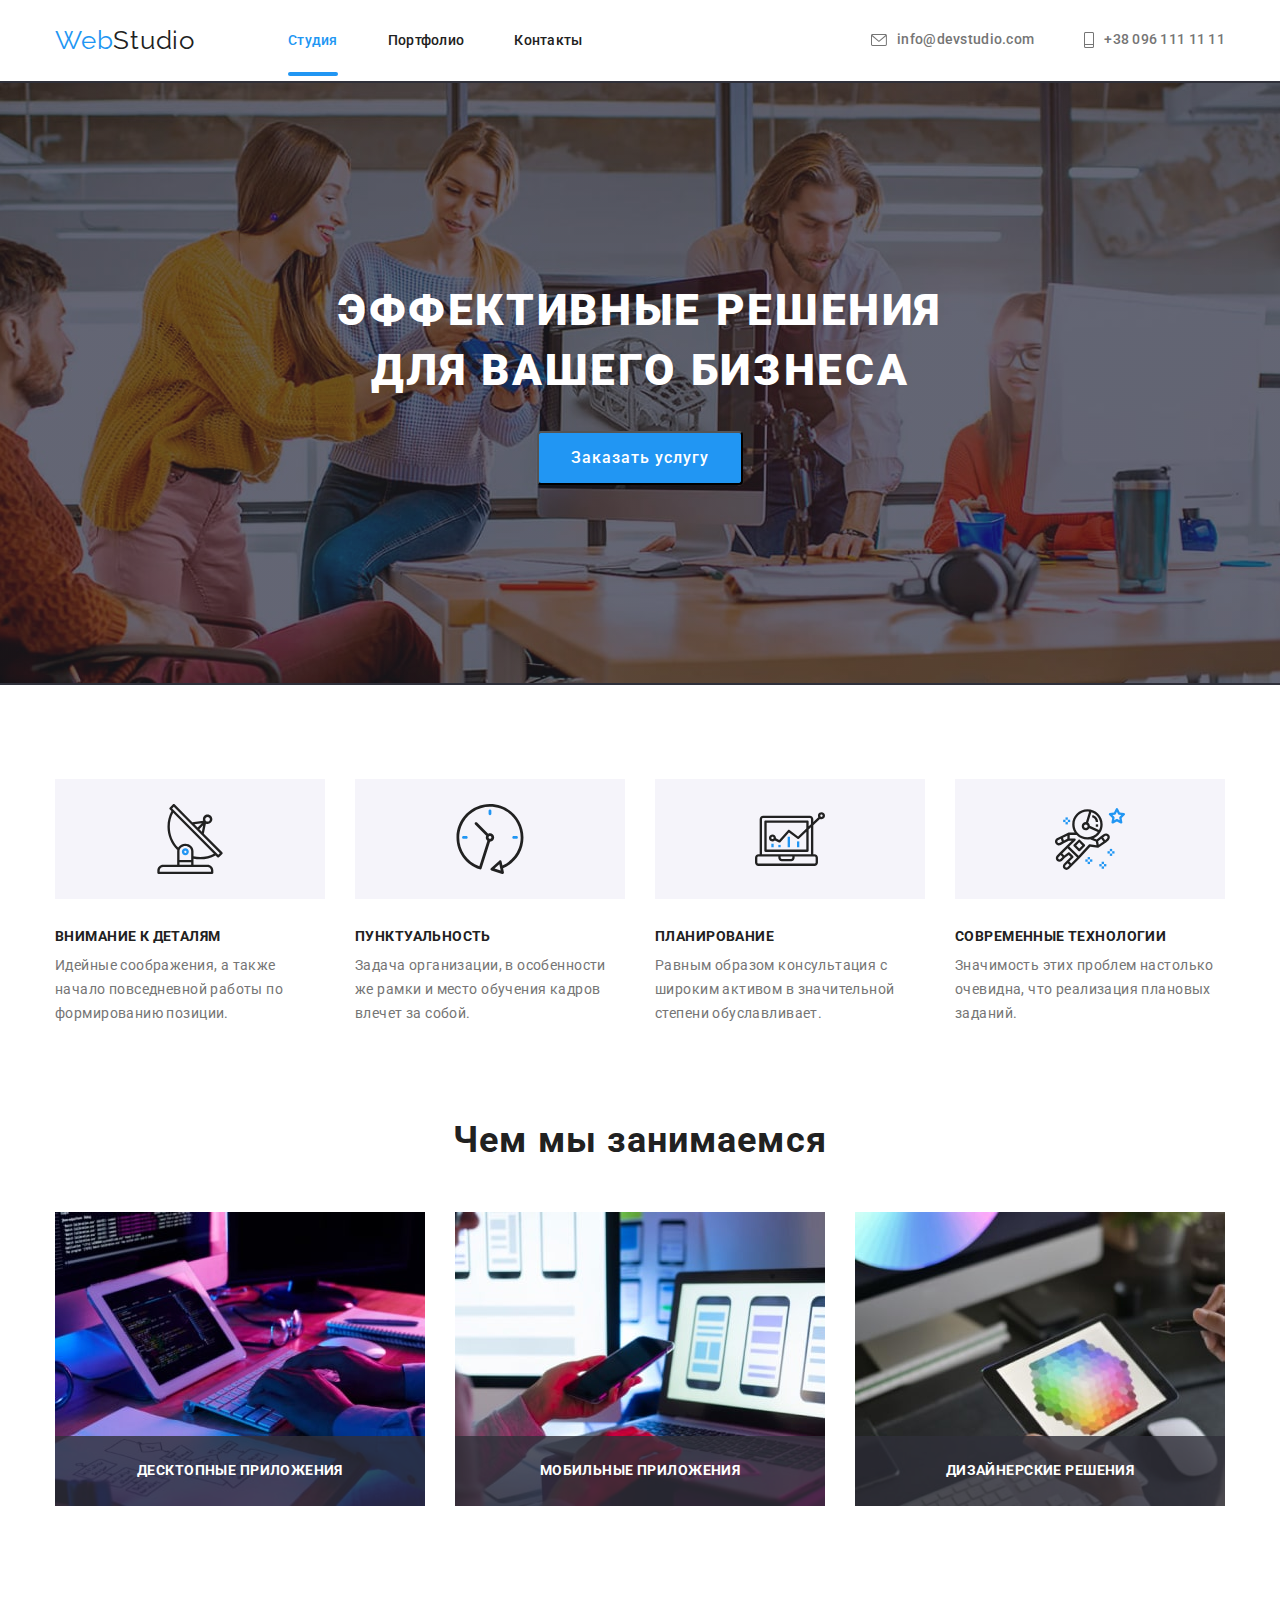
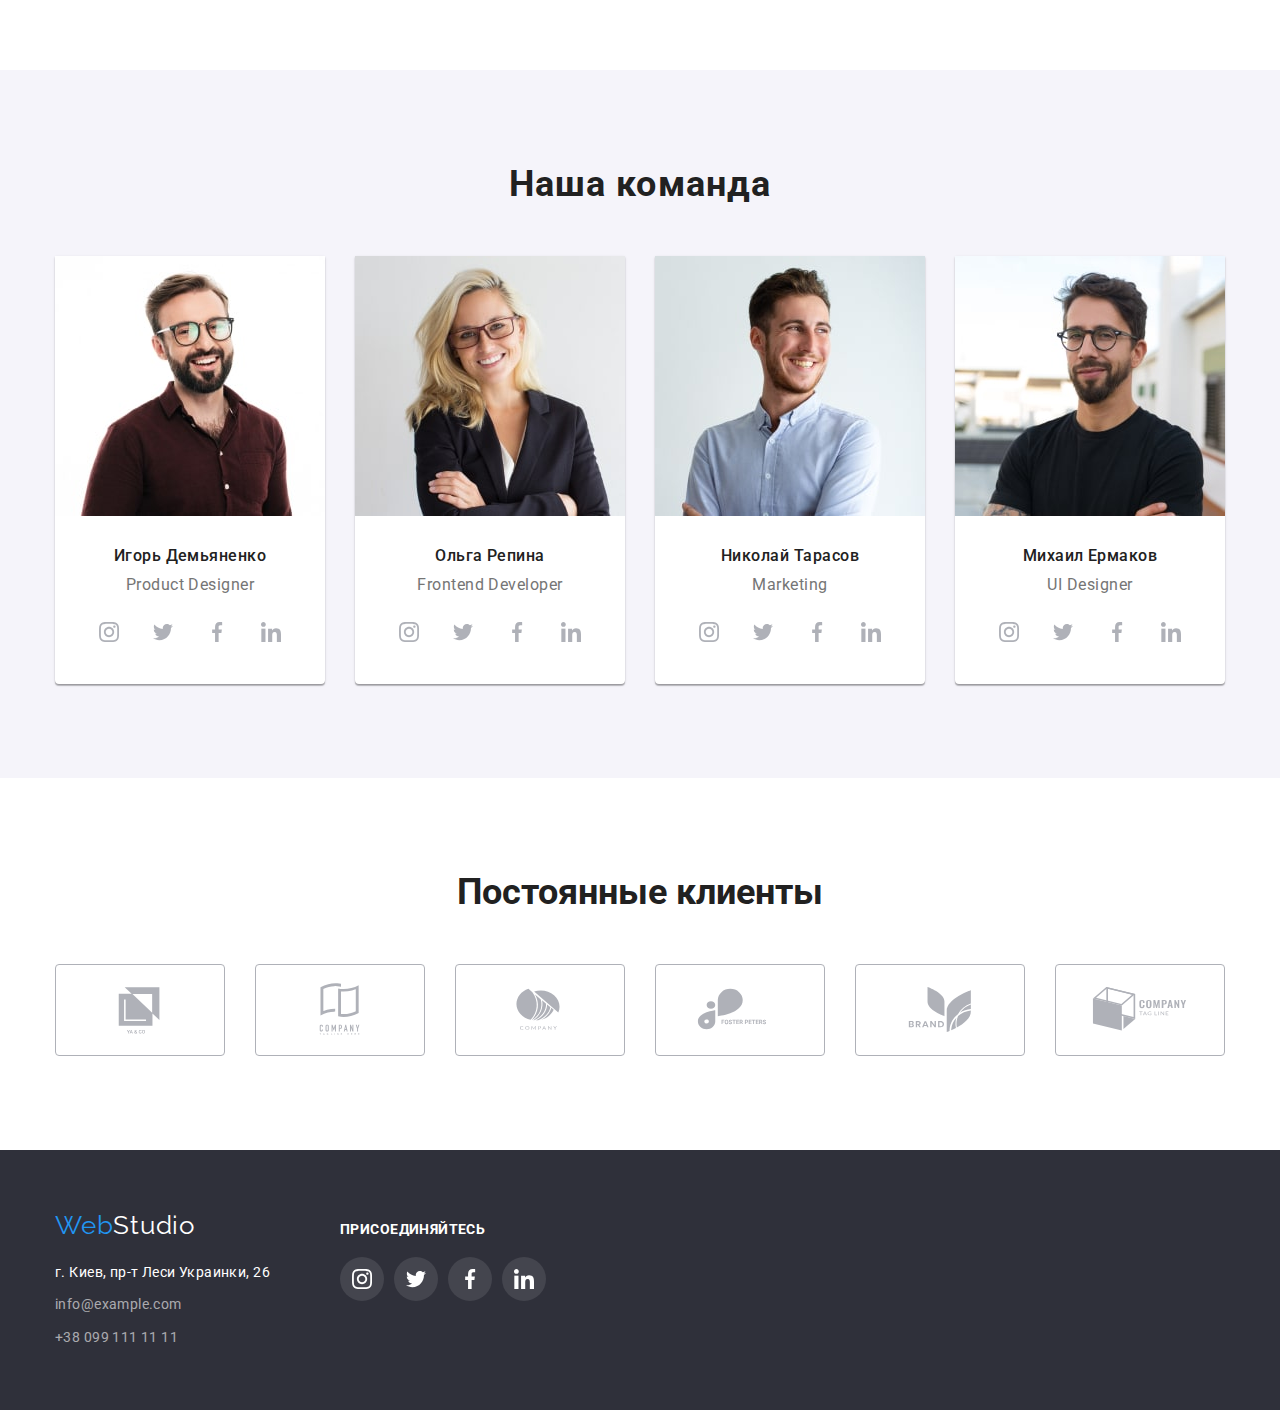
<file: index.html>
<!DOCTYPE html>
<html lang="ru">
  <head>
    <meta charset="UTF-8" />
    <meta http-equiv="X-UA-Compatible" content="IE=edge" />
    <meta name="viewport" content="width=device-width, initial-scale=1.0" />
    <title>Студия</title>
    <link rel="preconnect" href="https://fonts.googleapis.com" />
    <link rel="preconnect" href="https://fonts.gstatic.com" crossorigin />
    <link
      href="https://fonts.googleapis.com/css2?family=Raleway:wght@700&family=Roboto:wght@400;500;700;900&display=swap"
      rel="stylesheet"
    />
    <link
      rel="stylesheet"
      href="https://cdnjs.cloudflare.com/ajax/libs/modern-normalize/1.1.0/modern-normalize.min.css"
    />
    <link rel="stylesheet" href="./css/styles.css" />
  </head>
  <body>
    <header class="header">
      <div class="navigation container">
        <nav class="navigation">
          <a href="" class="logo">Web<span class="logo-studio">Studio</span></a>
          <ul class="header-list list">
            <li class="header-item">
              <a href="" class="header-link current-header">Студия</a>
            </li>
            <li class="header-item">
              <a href="./portfolio.html" class="header-link">Портфолио</a>
            </li>
            <li class="header-item">
              <a href="" class="header-link">Контакты</a>
            </li>
          </ul>
        </nav>
        <ul class="header-info list">
          <li class="header-item">
            <a href="mailto:info@devstudio.com" class="header-info-adres">
              <svg class="envelope" width="16" height="12">
                <use href="images/icons.svg#icon-envelope"></use>
              </svg>
              info@devstudio.com</a
            >
          </li>
          <li class="header-item">
            <a href="tel:+380961111111" class="header-info-adres">
              <svg class="envelope" width="10" height="16">
                <use href="images/icons.svg#icon-tel"></use>
              </svg>
              +38 096 111 11 11</a
            >
          </li>
        </ul>
      </div>
    </header>
    <main>
      <!----- ---------------HERO----------------------------->
      <section class="hero list">
        <div class="hero-container container">
          <h1 class="hero-title">Эффективные решения для вашего бизнеса</h1>
          <button
            type="button"
            class="hero-button hero-button-current"
            data-modal-open
          >
            Заказать услугу
          </button>
        </div>
      </section>
      <!----- --------------------------about-list-------------------->
      <section class="about list">
        <div class="container">
          <ul class="about-container list">
            <li class="about-container-title">
              <div class="about-icon">
                <svg class="about-icon-img">
                  <use
                    href="images/icons.svg#icon-antenna"
                    width="70"
                    height="70"
                  ></use>
                </svg>
              </div>
              <h3 class="about-title">Внимание к деталям</h3>
              <p class="about-after-title">
                Идейные соображения, а также начало повседневной работы по
                формированию позиции.
              </p>
            </li>
            <li class="about-container-title">
              <div class="about-icon">
                <svg class="about-icon-img">
                  <use
                    href="images/icons.svg#icon-clock"
                    width="70"
                    height="70"
                  ></use>
                </svg>
              </div>
              <h3 class="about-title">Пунктуальность</h3>
              <p class="about-after-title">
                Задача организации, в особенности же рамки и место обучения
                кадров влечет за собой.
              </p>
            </li>
            <li class="about-container-title">
              <div class="about-icon">
                <svg class="about-icon-img">
                  <use
                    href="images/icons.svg#icon-diagram"
                    width="70"
                    height="70"
                  ></use>
                </svg>
              </div>
              <h3 class="about-title">Планирование</h3>
              <p class="about-after-title">
                Равным образом консультация с широким активом в значительной
                степени обуславливает.
              </p>
            </li>
            <li class="about-container-title">
              <div class="about-icon">
                <svg class="about-icon-img">
                  <use
                    href="images/icons.svg#icon-astronaut"
                    width="70"
                    height="70"
                  ></use>
                </svg>
              </div>
              <h3 class="about-title">Современные технологии</h3>
              <p class="about-after-title">
                Значимость этих проблем настолько очевидна, что реализация
                плановых заданий.
              </p>
            </li>
          </ul>
        </div>
      </section>
      <section class="work">
        <div class="container">
          <h2 class="work-header">Чем мы занимаемся</h2>
          <ul class="work-container list">
            <li class="work-img">
              <img
                src="./images/abaut_work_1.jpg"
                alt="Человек пишет код программы"
                width="370"
              />
              <p class="work-title">Десктопные приложения</p>
            </li>
            <li class="work-img">
              <img
                src="./images/abaut_work_2.jpg"
                alt="Человек занимается оптимизацией программы"
                width="370"
              />
              <p class="work-title">Мобильные приложения</p>
            </li>
            <li class="work-img">
              <img
                src="./images/abaut_work_3.jpg"
                alt="Человек тестирует работу программы"
                width="370"
              />
              <p class="work-title">Дизайнерские решения</p>
            </li>
          </ul>
        </div>
      </section>
      <section class="team">
        <div class="container">
          <h2 class="team-header">Наша команда</h2>
          <ul class="team-container list">
            <li class="team-img">
              <img
                src="./images/our_team_1.jpg"
                alt="Игорь Демьяненко"
                width="270"
              />
              <div class="team-name-conteiner">
                <h3 class="team-name">Игорь Демьяненко</h3>
                <p class="team-position" lang="en">Product Designer</p>
                <ul class="team-social-list list">
                  <li class="team-social-item">
                    <a href="" class="team-social-link">
                      <svg class="team-social-icon" width="20" height="20">
                        <use href="images/icons.svg#icon-instagram"></use>
                      </svg>
                    </a>
                  </li>
                  <li class="team-social-item">
                    <a href="" class="team-social-link">
                      <svg class="team-social-icon" width="20" height="20">
                        <use href="images/icons.svg#icon-twitter"></use>
                      </svg>
                    </a>
                  </li>
                  <li class="team-social-item">
                    <a href="" class="team-social-link">
                      <svg class="team-social-icon" width="20" height="20">
                        <use href="images/icons.svg#icon-facebook"></use>
                      </svg>
                    </a>
                  </li>
                  <li class="team-social-item">
                    <a href="" class="team-social-link">
                      <svg class="team-social-icon" width="20" height="20">
                        <use href="images/icons.svg#icon-linkedin"></use>
                      </svg>
                    </a>
                  </li>
                </ul>
              </div>
            </li>
            <li class="team-img">
              <img
                src="./images/our_team_2.jpg"
                alt="Ольга Репина"
                width="270"
              />
              <div class="team-name-conteiner">
                <h3 class="team-name">Ольга Репина</h3>
                <p class="team-position" lang="en">Frontend Developer</p>
                <ul class="team-social-list list">
                  <li class="team-social-item">
                    <a href="" class="team-social-link">
                      <svg class="team-social-icon" width="20" height="20">
                        <use href="images/icons.svg#icon-instagram"></use>
                      </svg>
                    </a>
                  </li>
                  <li class="team-social-item">
                    <a href="" class="team-social-link">
                      <svg class="team-social-icon" width="20" height="20">
                        <use href="images/icons.svg#icon-twitter"></use>
                      </svg>
                    </a>
                  </li>
                  <li class="team-social-item">
                    <a href="" class="team-social-link">
                      <svg class="team-social-icon" width="20" height="20">
                        <use href="images/icons.svg#icon-facebook"></use>
                      </svg>
                    </a>
                  </li>
                  <li class="team-social-item">
                    <a href="" class="team-social-link">
                      <svg class="team-social-icon" width="20" height="20">
                        <use href="images/icons.svg#icon-linkedin"></use>
                      </svg>
                    </a>
                  </li>
                </ul>
              </div>
            </li>
            <li class="team-img">
              <img
                src="./images/our_team_3.jpg"
                alt="Николай Тарасов"
                width="270"
              />
              <div class="team-name-conteiner">
                <h3 class="team-name">Николай Тарасов</h3>
                <p class="team-position" lang="en">Marketing</p>
                <ul class="team-social-list list">
                  <li class="team-social-item">
                    <a href="" class="team-social-link">
                      <svg class="team-social-icon" width="20" height="20">
                        <use href="images/icons.svg#icon-instagram"></use>
                      </svg>
                    </a>
                  </li>
                  <li class="team-social-item">
                    <a href="" class="team-social-link">
                      <svg class="team-social-icon" width="20" height="20">
                        <use href="images/icons.svg#icon-twitter"></use>
                      </svg>
                    </a>
                  </li>
                  <li class="team-social-item">
                    <a href="" class="team-social-link">
                      <svg class="team-social-icon" width="20" height="20">
                        <use href="images/icons.svg#icon-facebook"></use>
                      </svg>
                    </a>
                  </li>
                  <li class="team-social-item">
                    <a href="" class="team-social-link">
                      <svg class="team-social-icon" width="20" height="20">
                        <use href="images/icons.svg#icon-linkedin"></use>
                      </svg>
                    </a>
                  </li>
                </ul>
              </div>
            </li>
            <li class="team-img">
              <img
                src="./images/our_team_4.jpg"
                alt="Михаил Ермаков"
                width="270"
              />
              <div class="team-name-conteiner">
                <h3 class="team-name">Михаил Ермаков</h3>
                <p class="team-position" lang="en">UI Designer</p>
                <ul class="team-social-list list">
                  <li class="team-social-item">
                    <a href="" class="team-social-link">
                      <svg class="team-social-icon" width="20" height="20">
                        <use href="images/icons.svg#icon-instagram"></use>
                      </svg>
                    </a>
                  </li>
                  <li class="team-social-item">
                    <a href="" class="team-social-link">
                      <svg class="team-social-icon" width="20" height="20">
                        <use href="images/icons.svg#icon-twitter"></use>
                      </svg>
                    </a>
                  </li>
                  <li class="team-social-item">
                    <a href="" class="team-social-link">
                      <svg class="team-social-icon" width="20" height="20">
                        <use href="images/icons.svg#icon-facebook"></use>
                      </svg>
                    </a>
                  </li>
                  <li class="team-social-item">
                    <a href="" class="team-social-link">
                      <svg class="team-social-icon" width="20" height="20">
                        <use href="images/icons.svg#icon-linkedin"></use>
                      </svg>
                    </a>
                  </li>
                </ul>
              </div>
            </li>
          </ul>
        </div>
      </section>
      <!----- ----------------- Постоянные клиенты -------------------->
      <section class="clients">
        <div class="container">
          <h2 class="clients-header">Постоянные клиенты</h2>
          <ul class="clients-container list">
            <li class="clients-container-item">
              <a href="" class="clients-container-link">
                <svg class="clients-container-icon" width="106" height="60">
                  <use href="images/icons.svg#icon-logo1"></use>
                </svg>
              </a>
            </li>
            <li class="clients-container-item">
              <a href="" class="clients-container-link">
                <svg class="clients-container-icon" width="106" height="60">
                  <use href="images/icons.svg#icon-logo2"></use>
                </svg>
              </a>
            </li>
            <li class="clients-container-item">
              <a href="" class="clients-container-link">
                <svg class="clients-container-icon" width="106" height="60">
                  <use href="images/icons.svg#icon-logo3"></use>
                </svg>
              </a>
            </li>
            <li class="clients-container-item">
              <a href="" class="clients-container-link">
                <svg class="clients-container-icon" width="106" height="60">
                  <use href="images/icons.svg#icon-logo4"></use>
                </svg>
              </a>
            </li>
            <li class="clients-container-item">
              <a href="" class="clients-container-link">
                <svg class="clients-container-icon" width="106" height="60">
                  <use href="images/icons.svg#icon-logo5"></use>
                </svg>
              </a>
            </li>
            <li class="clients-container-item">
              <a href="" class="clients-container-link">
                <svg class="clients-container-icon" width="106" height="60">
                  <use href="images/icons.svg#icon-logo6"></use>
                </svg>
              </a>
            </li>
          </ul>
        </div>
      </section>
    </main>
    <footer class="footer">
      <div class="container container-list">
        <div class="footer-list">
          <a href="" class="logo"
            >Web<span class="logo-studio-footer">Studio</span></a
          >
          <address class="addres container-list">
            <ul class="list">
              <li class="footer-item">
                <a
                  href="https://goo.gl/maps/QUuvnyWLSzRkLZpE9"
                  target="blank"
                  rel="noopener noreferrer nofollow"
                  class="footer-info-adres"
                  >г. Киев, пр-т Леси Украинки, 26</a
                >
              </li>
              <li class="footer-item">
                <a href="mailto:info@example.com" class="footer-info"
                  >info@example.com</a
                >
              </li>
              <li class="footer-item">
                <a href="tel:+380991111111" class="footer-info"
                  >+38 099 111 11 11</a
                >
              </li>
            </ul>
          </address>
        </div>
        <div class="footer-list">
          <h3 class="footer-header">присоединяйтесь</h3>
          <ul class="footer-social list">
            <li class="footer-social-item">
              <a href="" class="footer-social-link">
                <svg class="footer-social-icon" width="20" height="20">
                  <use href="images/icons.svg#icon-instagram"></use>
                </svg>
              </a>
            </li>
            <li class="footer-social-item">
              <a href="" class="footer-social-link">
                <svg class="footer-social-icon" width="20" height="20">
                  <use href="images/icons.svg#icon-twitter"></use>
                </svg>
              </a>
            </li>
            <li class="footer-social-item">
              <a href="" class="footer-social-link">
                <svg class="footer-social-icon" width="20" height="20">
                  <use href="images/icons.svg#icon-facebook"></use>
                </svg>
              </a>
            </li>
            <li class="footer-social-item">
              <a href="" class="footer-social-link">
                <svg class="footer-social-icon" width="20" height="20">
                  <use href="images/icons.svg#icon-linkedin"></use>
                </svg>
              </a>
            </li>
          </ul>
        </div>
      </div>
    </footer>
    <div class="backdrop is-hidden" data-modal>
      <div class="modal">
        <button type="button" class="modal-close-btn" data-modal-close>
          <svg class="img-close" width="30" height="30">
            <use href="images/icons.svg#icon-close"></use>
          </svg>
        </button>
      </div>
    </div>
    <script src="./js/modal.js"></script>
  </body>
</html>
</file>
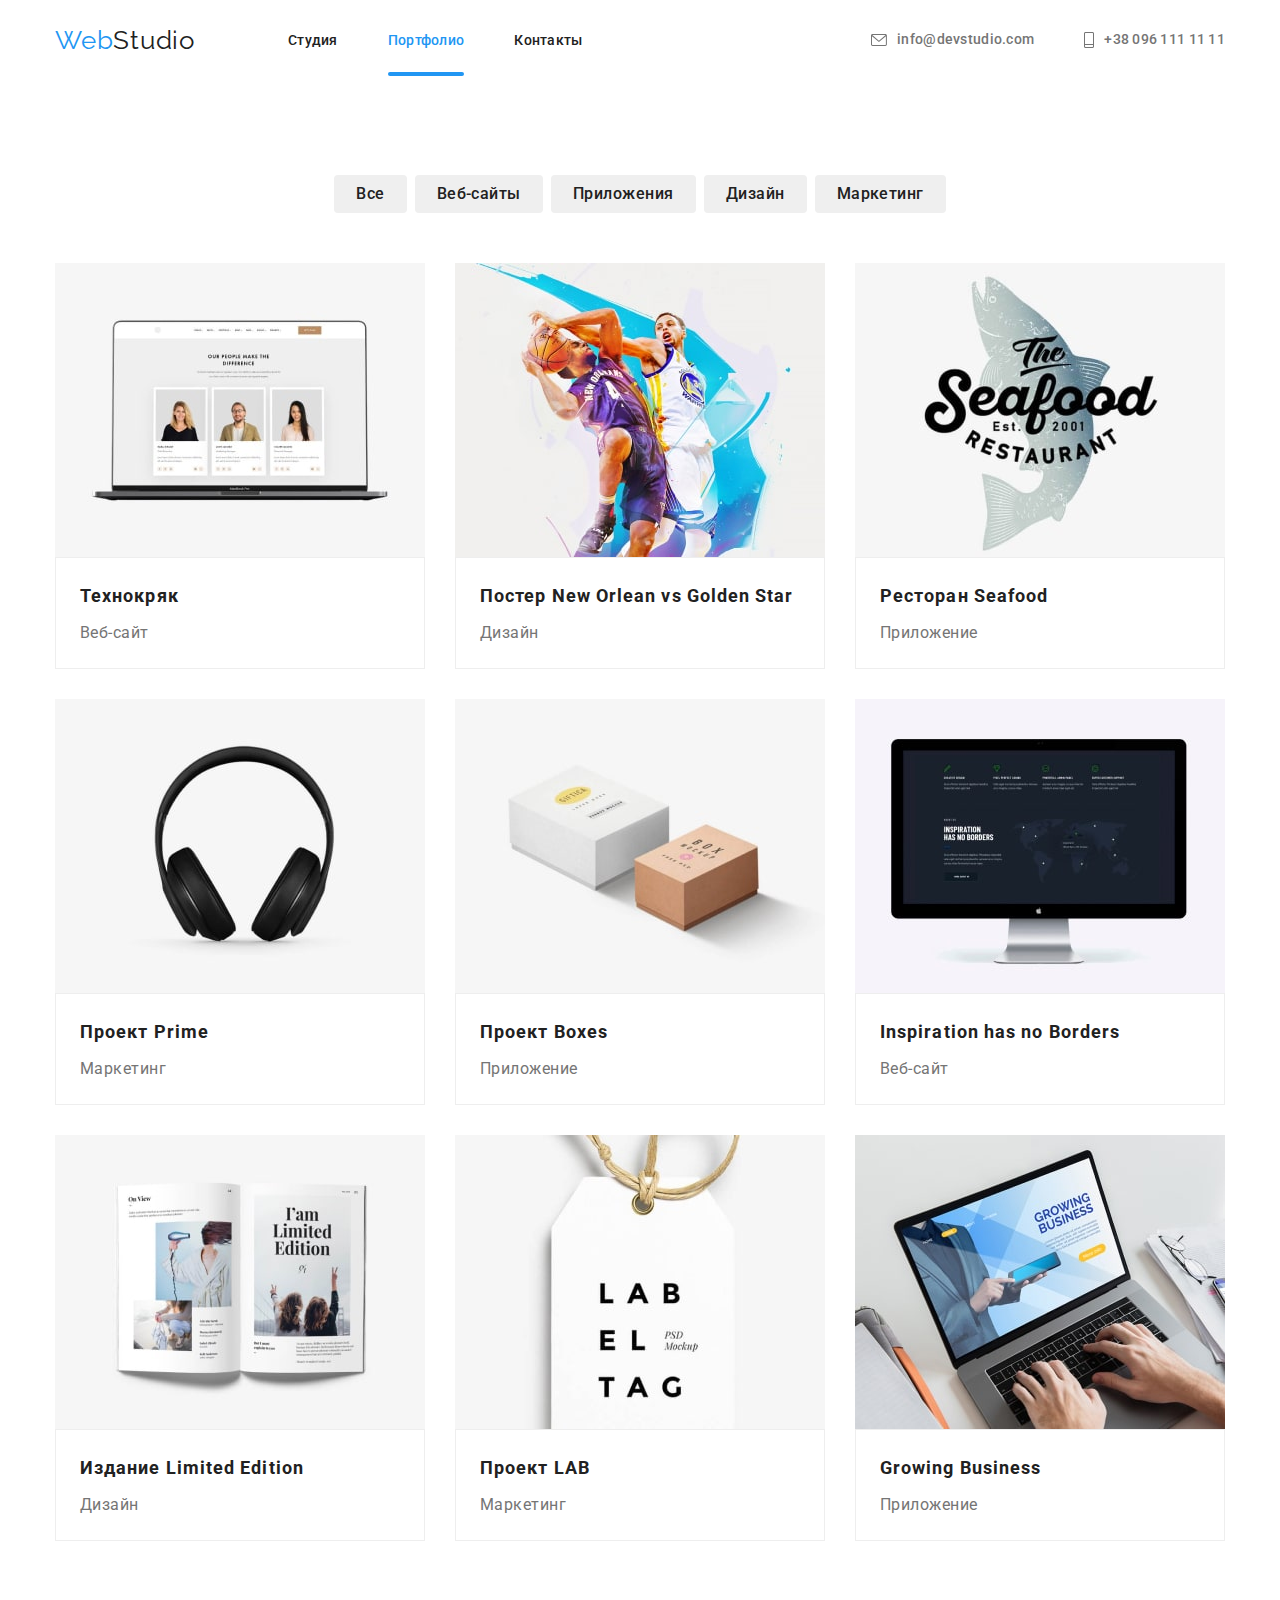
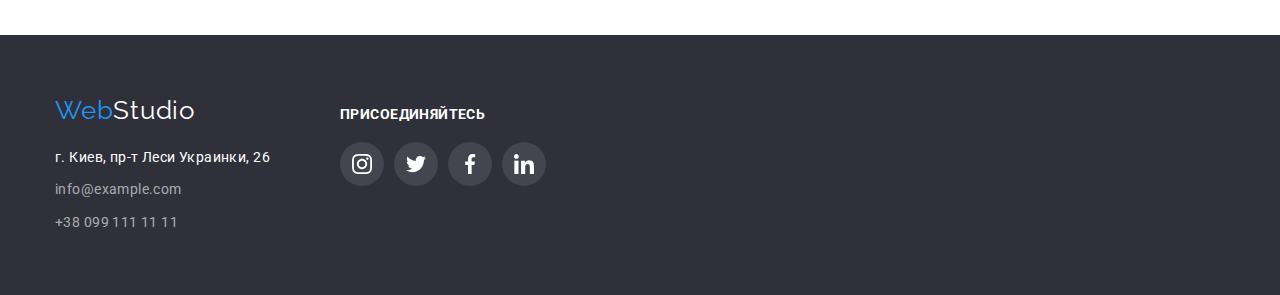
<file: portfolio.html>
<!DOCTYPE html>
<html lang="en">
  <head>
    <meta charset="UTF-8" />
    <meta http-equiv="X-UA-Compatible" content="IE=edge" />
    <meta name="viewport" content="width=device-width, initial-scale=1.0" />
    <title>Document</title>
    <link rel="preconnect" href="https://fonts.googleapis.com" />
    <link rel="preconnect" href="https://fonts.gstatic.com" crossorigin />
    <link
      href="https://fonts.googleapis.com/css2?family=Raleway:wght@700&family=Roboto:wght@400;500;700;900&display=swap"
      rel="stylesheet"
    />
    <link
      rel="stylesheet"
      href="https://cdnjs.cloudflare.com/ajax/libs/modern-normalize/1.1.0/modern-normalize.min.css"
    />
    <link rel="stylesheet" href="./css/styles.css" />
  </head>
  <body>
    <header class="header">
      <div class="navigation container">
        <nav class="navigation">
          <a href="" class="logo">Web<span class="logo-studio">Studio</span></a>
          <ul class="header-list list">
            <li class="header-item">
              <a href="./index.html" class="header-link">Студия</a>
            </li>
            <li class="header-item">
              <a href="./portfolio.html" class="header-link current-header"
                >Портфолио</a
              >
            </li>
            <li class="header-item">
              <a href="" class="header-link">Контакты</a>
            </li>
          </ul>
        </nav>
        <ul class="header-info list">
          <li class="header-item">
            <a href="mailto:info@devstudio.com" class="header-info-adres">
              <svg class="envelope" width="16" height="12">
                <use href="images/icons.svg#icon-envelope"></use>
              </svg>
              info@devstudio.com</a
            >
          </li>
          <li class="header-item">
            <a href="tel:+380961111111" class="header-info-adres">
              <svg class="envelope" width="10" height="16">
                <use href="images/icons.svg#icon-tel"></use>
              </svg>
              +38 096 111 11 11</a
            >
          </li>
        </ul>
      </div>
    </header>
    <main>
      <section class="product">
        <div class="container">
          <ul class="button-navigation list">
            <li class="button-container">
              <button type="button" class="portfolio-button current">
                Все
              </button>
            </li>
            <li class="button-container">
              <button type="button" class="portfolio-button current">
                Веб-сайты
              </button>
            </li>
            <li class="button-container">
              <button type="button" class="portfolio-button current">
                Приложения
              </button>
            </li>
            <li class="button-container">
              <button type="button" class="portfolio-button current">
                Дизайн
              </button>
            </li>
            <li class="button-container">
              <button type="button" class="portfolio-button current">
                Маркетинг
              </button>
            </li>
          </ul>
          <!-- ------------------- PRODUCT --------------------------------->
          <ul class="produkt-info list">
            <li class="produkt-info-bloc">
              <a href="" class="produkt-info-link"
                ><div class="img-wrap">
                  <img
                    src="./images/portfolio/portfolio_1.jpg"
                    alt="Технокряк"
                    width="370"
                    class="img-wrap"
                  />
                  <p class="tehnockrek-top-text">
                    Технокряк это современная площадка распространения
                    коронавируса. Компании используют эту платформу для
                    цифрового шпионажа и атак на защищённые сервера конкурентов.
                  </p>
                </div>
                <div class="produkt-info-conteiner">
                  <h3 class="product-title">Технокряк</h3>
                  <p class="product-link">Веб-сайт</p>
                </div>
              </a>
            </li>
            <li class="produkt-info-bloc">
              <a href="" class="produkt-info-link">
                <div class="img-wrap">
                  <img
                    src="./images/portfolio/portfolio_2.jpg"
                    alt="Постер New Orlean vs Golden Star"
                    width="370"
                  />
                  <p class="tehnockrek-top-text"></p>
                </div>
                <div class="produkt-info-conteiner">
                  <h3 class="product-title">
                    Постер New Orlean vs Golden Star
                  </h3>
                  <p class="product-link">Дизайн</p>
                </div>
              </a>
            </li>
            <li class="produkt-info-bloc">
              <a href="" class="produkt-info-link">
                <div class="img-wrap">
                  <img
                    src="./images/portfolio/portfolio_3.jpg"
                    alt="Ресторан Seafood"
                    width="370"
                  />
                  <p class="tehnockrek-top-text"></p>
                </div>
                <div class="produkt-info-conteiner">
                  <h3 class="product-title">Ресторан Seafood</h3>
                  <p class="product-link">Приложение</p>
                </div>
              </a>
            </li>
            <li class="produkt-info-bloc">
              <a href="" class="produkt-info-link">
                <div class="img-wrap">
                  <img
                    src="./images/portfolio/portfolio_4.jpg"
                    alt="Проект Prime"
                    width="370"
                  />
                  <p class="tehnockrek-top-text"></p>
                </div>
                <div class="produkt-info-conteiner">
                  <h3 class="product-title">Проект Prime</h3>
                  <p class="product-link">Маркетинг</p>
                </div>
              </a>
            </li>
            <li class="produkt-info-bloc">
              <a href="" class="produkt-info-link">
                <div class="img-wrap">
                  <img
                    src="./images/portfolio/portfolio_5.jpg"
                    alt="Проект Boxes"
                    width="370"
                  />
                  <p class="tehnockrek-top-text"></p>
                </div>
                <div class="produkt-info-conteiner">
                  <h3 class="product-title">Проект Boxes</h3>
                  <p class="product-link">Приложение</p>
                </div>
              </a>
            </li>
            <li class="produkt-info-bloc">
              <a href="" class="produkt-info-link">
                <div class="img-wrap">
                  <img
                    src="./images/portfolio/portfolio_6.jpg"
                    alt="Вдохновение не имеет границ"
                    width="370"
                  />
                  <p class="tehnockrek-top-text"></p>
                </div>
                <div class="produkt-info-conteiner">
                  <h3 class="product-title">Inspiration has no Borders</h3>
                  <p class="product-link">Веб-сайт</p>
                </div>
              </a>
            </li>
            <li class="produkt-info-bloc">
              <a href="" class="produkt-info-link">
                <div class="img-wrap">
                  <img
                    src="./images/portfolio/portfolio_7.jpg"
                    alt="Издание Limited Edition"
                    width="370"
                  />
                  <p class="tehnockrek-top-text"></p>
                </div>
                <div class="produkt-info-conteiner">
                  <h3 class="product-title">Издание Limited Edition</h3>
                  <p class="product-link">Дизайн</p>
                </div>
              </a>
            </li>
            <li class="produkt-info-bloc">
              <a href="" class="produkt-info-link">
                <div class="img-wrap">
                  <img
                    src="./images/portfolio/portfolio_8.jpg"
                    alt="Проект LAB"
                    width="370"
                  />
                  <p class="tehnockrek-top-text"></p>
                </div>
                <div class="produkt-info-conteiner">
                  <h3 class="product-title">Проект LAB</h3>
                  <p class="product-link">Маркетинг</p>
                </div>
              </a>
            </li>
            <li class="produkt-info-bloc">
              <a href="" class="produkt-info-link">
                <div class="img-wrap">
                  <img
                    src="./images/portfolio/portfolio_9.jpg"
                    alt="Растущий бизнес"
                    width="370"
                  />
                  <p class="tehnockrek-top-text"></p>
                </div>
                <div class="produkt-info-conteiner">
                  <h3 class="product-title">Growing Business</h3>
                  <p class="product-link">Приложение</p>
                </div>
              </a>
            </li>
          </ul>
        </div>
      </section>
    </main>
    <!-- ------------------FOOTER--------------------- -->
    <footer class="footer">
      <div class="container container-list">
        <div class="footer-list">
          <a href="" class="logo"
            >Web<span class="logo-studio-footer">Studio</span></a
          >
          <address class="addres container-list">
            <ul class="list">
              <li class="footer-item">
                <a
                  href="https://goo.gl/maps/QUuvnyWLSzRkLZpE9"
                  target="blank"
                  rel="noopener noreferrer nofollow"
                  class="footer-info-adres"
                  >г. Киев, пр-т Леси Украинки, 26</a
                >
              </li>
              <li class="footer-item">
                <a href="mailto:info@example.com" class="footer-info"
                  >info@example.com</a
                >
              </li>
              <li class="footer-item">
                <a href="tel:+380991111111" class="footer-info"
                  >+38 099 111 11 11</a
                >
              </li>
            </ul>
          </address>
        </div>
        <div class="footer-list">
          <h3 class="footer-header">присоединяйтесь</h3>
          <ul class="footer-social list">
            <li class="footer-social-item">
              <a href="" class="footer-social-link">
                <svg class="footer-social-icon" width="20" height="20">
                  <use href="images/icons.svg#icon-instagram"></use>
                </svg>
              </a>
            </li>
            <li class="footer-social-item">
              <a href="" class="footer-social-link">
                <svg class="footer-social-icon" width="20" height="20">
                  <use href="images/icons.svg#icon-twitter"></use>
                </svg>
              </a>
            </li>
            <li class="footer-social-item">
              <a href="" class="footer-social-link">
                <svg class="footer-social-icon" width="20" height="20">
                  <use href="images/icons.svg#icon-facebook"></use>
                </svg>
              </a>
            </li>
            <li class="footer-social-item">
              <a href="" class="footer-social-link">
                <svg class="footer-social-icon" width="20" height="20">
                  <use href="images/icons.svg#icon-linkedin"></use>
                </svg>
              </a>
            </li>
          </ul>
        </div>
      </div>
    </footer>
  </body>
</html>
</file>
<file: css/styles.css>
:root {
  --header-text-color: #212121;
  --list-text-color: #757575;
  --selection-text-color: #2196f3;
  --hero-btn-color: #ffffff;
  --portfolio-btn-color: #f5f4fa;
  --icon-link-color: #afb1b8;
  /* --outlain-for-layout: tomato; */
}

* {
  box-sizing: border-box;
}

p,
h1,
h2,
h3,
h4,
h5,
h6 {
  margin: 0px;
}

ul {
  margin: 0px;
  padding: 0px;
}

img {
  display: block;
}

body {
  font-family: 'Roboto', sans-serif;
  background-color: var(--hero-btn-color);
  color: #757575;
}

.list {
  list-style: none;
}

a {
  text-decoration: none;
}

.container {
  width: 1200px;
  padding-left: 15px;
  padding-right: 15px;
  margin: 0 auto;
  outline: 2px solid var(--outlain-for-layout);
}

/*--------HEADER---------*/

.header {
  display: flex;
  padding-top: 25px;
  padding-bottom: 25px;
  background: #ffffff;
}

.navigation {
  display: flex;
  align-items: center;
}

.logo {
  font-family: Raleway;
  font-size: 26px;
  line-height: 1.19;
  letter-spacing: 0.03em;
  color: #2196f3;
}
.logo-studio {
  color: var(--header-text-color);
}

/*--------------header-list----------------*/
.header-list {
  display: flex;
  align-items: center;
  margin-left: 93px;
}

/*------Селектор соседа---------*/
.header-item + .header-item {
  margin-left: 50px;
}

.envelope {
  align-items: center;
  justify-content: center;
  fill: currentColor;
  display: flex;
  margin-right: 10px;
}

.header-link {
  font-weight: 500;
  font-size: 14px;
  line-height: 1.14;
  letter-spacing: 0.02em;
  transition: color 250ms cubic-bezier(0.4, 0, 0.2, 1);

  color: var(--header-text-color);
}

.current-header {
  color: var(--selection-text-color);
  position: relative;
}

.current-header::after {
  content: '';
  width: 100%;
  height: 4px;
  position: absolute;
  background-color: var(--selection-text-color);
  left: 0;
  bottom: -28px;
  border-radius: 2px;
}

.header-link:hover,
.header-link:focus {
  color: var(--selection-text-color);
}

/*---------Heder info list------*/
.header-info {
  display: flex;
  margin-left: auto;
  color: var(--list-text-color);
}

.header-info-adres {
  font-weight: 500;
  font-size: 14px;
  line-height: 1.14;
  letter-spacing: 0.02em;
  display: flex;
  align-items: center;
  transition: color 250ms cubic-bezier(0.4, 0, 0.2, 1);

  color: var(--list-text-color);
}

.header-info-adres:hover,
.header-info-adres:focus {
  color: var(--selection-text-color);
}

/*--------HERO--------------*/

.hero {
  background: #2f303a;
  text-align: center;
  padding-top: 200px;
  padding-bottom: 200px;
  background-image: linear-gradient(
      rgba(47, 48, 58, 0.4),
      rgba(47, 48, 58, 0.4)
    ),
    url(../images/hero_img.jpg);
  background-repeat: no-repeat;
  background-position: center;
  background-size: 1600px;

  outline: 2px solid var(--outlain-for-layout);
}

.hero-container {
  width: 696px;
}

.hero-title {
  font-weight: 900;
  font-size: 44px;
  line-height: 1.36;
  /* or 136% */

  text-align: center;

  letter-spacing: 0.06em;
  text-transform: uppercase;

  margin-bottom: 30px;

  color: #ffffff;
}
.hero-button {
  font-family: inherit;
  font-weight: 500;
  font-size: 16px;
  line-height: 1.87;
  /* identical to box height, or 187% */

  border-radius: 4px;
  padding: 10px 32px;

  align-items: center;
  text-align: center;
  letter-spacing: 0.06em;

  color: var(--hero-btn-color);
  background-color: var(--selection-text-color);
  cursor: pointer;
  transition: color 250ms cubic-bezier(0.4, 0, 0.2, 1),
    background 250ms cubic-bezier(0.4, 0, 0.2, 1);
}
.hero-button-current:hover,
.hero-button-current:focus {
  background: var(--hero-btn-color);
  color: #188ce8;
}
/*--------------about list-------------------*/

.about {
  padding-top: 94px;
  padding-bottom: 94px;
  outline: 2px solid var(--outlain-for-layout);
}

.about-container {
  display: flex;
}

.about-container-title {
  width: 270px;
  outline: 2px solid var(--outlain-for-layout);
}

.about-container-title + .about-container-title {
  margin-left: 30px;
}

.about-icon {
  background-color: var(--portfolio-btn-color);
  display: flex;
  justify-content: center;
  align-items: center;
  height: 120px;

  outline: 2px solid var(--outlain-for-layout);
}

.about-icon-img {
  width: 70px;
  height: 70px;
}

.about-title {
  font-weight: 700;
  font-size: 14px;
  line-height: 1.14;
  letter-spacing: 0.03em;
  text-transform: uppercase;

  margin-top: 30px;

  color: var(--header-text-color);
}

.about-after-title {
  font-weight: 400;
  font-size: 14px;
  line-height: 1.71;
  /* or 171% */

  letter-spacing: 0.03em;
  margin-top: 10px;
}

/*-------------------work------------------------*/
.work {
  padding-bottom: 94px;
  outline: 2px solid var(--outlain-for-layout);
}

.work-header {
  font-weight: 700;
  font-size: 36px;
  line-height: 1.16;
  text-align: center;
  letter-spacing: 0.03em;
  margin-bottom: 50px;
  color: var(--header-text-color);
}

.work-container {
  display: flex;
}

.work-img + .work-img {
  margin-left: 30px;
}

.work-title {
  background: rgba(47, 48, 58, 0.8);
  color: var(--hero-btn-color);
  font-weight: 700;
  font-size: 14px;
  line-height: 1.14;
  letter-spacing: 0.03em;
  text-transform: uppercase;
  display: flex;
  justify-content: center;
  align-items: center;

  width: 370px;
  height: 70px;
  transform: translateY(-100%);
}

/*------------------team---------------------------*/

.team {
  padding-top: 94px;
  padding-bottom: 94px;
  background-color: var(--portfolio-btn-color);
  outline: 2px solid var(--outlain-for-layout);
}

.team-container {
  display: flex;
}

.team-header {
  font-weight: 700;
  font-size: 36px;
  line-height: 1.16;
  text-align: center;
  letter-spacing: 0.03em;
  margin-bottom: 50px;

  color: var(--header-text-color);
}

.team-img {
  border-radius: 0px 0px 4px 4px;
  box-shadow: 0px 1px 3px rgba(0, 0, 0, 0.12), 0px 1px 1px rgba(0, 0, 0, 0.14),
    0px 2px 1px rgba(0, 0, 0, 0.2);
  background-color: var(--hero-btn-color);
}

.team-img + .team-img {
  margin-left: 30px;
}

.team-name-conteiner {
  padding-top: 30px;
  padding-bottom: 30px;
  text-align: center;
}

.team-name {
  font-weight: 500;
  font-size: 16px;
  line-height: 1.19;

  letter-spacing: 0.03em;

  color: var(--header-text-color);
}

.team-position {
  font-weight: 400;
  font-size: 16px;
  line-height: 1.19;

  letter-spacing: 0.03em;
  margin-top: 10px;
}

.team-social-list {
  display: flex;
  justify-content: center;
  margin-top: 16px;
}

.team-social-item + .team-social-item {
  margin-left: 10px;
}

.team-social-link {
  width: 44px;
  height: 44px;
  background-color: var(--hero-btn-color);
  border-radius: 50%;
  display: flex;
  align-items: center;
  justify-content: center;
  transition: color 250ms cubic-bezier(0.4, 0, 0.2, 1),
    background 250ms cubic-bezier(0.4, 0, 0.2, 1);
  color: var(--icon-link-color);
}

.team-social-link:hover,
.team-social-link:focus {
  background-color: var(--selection-text-color);
  color: var(--hero-btn-color);
}
.team-social-icon {
  fill: currentColor;
}
/*--------------------CLIENTSS-----------------------*/
.clients {
  padding-top: 94px;
  padding-bottom: 94px;
}

.clients-header {
  font-family: Roboto;
  font-style: 700;
  font-size: 36px;
  line-height: 1.16;
  text-align: center;
  color: var(--header-text-color);
  margin-bottom: 50px;
}

.clients-container {
  display: flex;
}

.clients-container-item {
}

.clients-container-item + .clients-container-item {
  margin-left: 30px;
}

.clients-container-link {
  width: 170px;
  height: 92px;
  display: flex;
  align-items: center;
  justify-content: center;
  color: var(--icon-link-color);
  border: 1px solid var(--icon-link-color);
  border-radius: 4px;
  transition: color 250ms cubic-bezier(0.4, 0, 0.2, 1);
}

.clients-container-link:hover,
.clients-container-link:focus {
  color: var(--selection-text-color);
  border: 1px solid var(--selection-text-color);
  border-radius: 4px;
  outline: none;
}

.clients-container-icon {
  fill: currentColor;
}

/*-------------------footer-------------------------*/
.footer {
  padding-top: 60px;
  padding-bottom: 60px;
  background: #2f303a;
  outline: 2px solid var(--outlain-for-layout);
}

.container-list {
  display: flex;
  align-items: baseline;
}

.footer-list + .footer-list {
  margin-left: 70px;
}

.logo-studio-footer {
  display: inline-block;
  margin-bottom: 20px;
  color: #ffffff;
}

.addres {
  font-style: normal;
  font-weight: 400;
  font-size: 14px;
  line-height: 1.71;
  letter-spacing: 0.03em;
}

.footer-info-adres {
  color: #ffffff;
  transition: color 250ms cubic-bezier(0.4, 0, 0.2, 1);
}
.footer-info-adres:hover,
.footer-info-adres:focus {
  color: var(--selection-text-color);
}

.footer-item:not(:last-child) {
  margin-bottom: 9px;
}

.footer-info {
  color: rgba(255, 255, 255, 0.6);
  transition: color 250ms cubic-bezier(0.4, 0, 0.2, 1);
}
.footer-info:hover,
.footer-info:focus {
  color: var(--selection-text-color);
}

.footer-header {
  font-weight: 700;
  font-size: 14px;
  line-height: 1, 14;
  letter-spacing: 0.03em;
  margin-bottom: 20px;
  text-transform: uppercase;

  color: var(--hero-btn-color);
}

.footer-social {
  display: flex;
}

.footer-social-item + .footer-social-item {
  margin-left: 10px;
}

.footer-social-link {
  width: 44px;
  height: 44px;
  background-color: var(--hero-btn-color);
  border-radius: 50%;
  display: flex;
  align-items: center;
  justify-content: center;
  color: #ffffff;
  background: rgba(255, 255, 255, 0.1);
  transition: color 250ms cubic-bezier(0.4, 0, 0.2, 1),
    background 250ms cubic-bezier(0.4, 0, 0.2, 1);
}

.footer-social-icon {
  fill: currentColor;
}

.footer-social-link:hover,
.footer-social-link:focus {
  background-color: var(--selection-text-color);
  color: var(--hero-btn-color);
}

/* ----------beckdrop-------------------------------- */

.backdrop {
  width: 100vw;
  height: 100vh;
  background-color: rgba(0, 0, 0, 0.233);
  position: fixed;
  top: 0;
  left: 0;
  transition: opacity 500ms, visibility 500ms;
}

.modal {
  position: absolute;
  width: 530px;
  min-height: 580px;
  background-color: var(--hero-btn-color);
  border-radius: 4px;
  top: 50%;
  left: 50%;
  transform: translate(-50%, -50%);
  box-shadow: 0px 1px 3px rgba(0, 0, 0, 0.12), 0px 1px 1px rgba(0, 0, 0, 0.14),
    0px 2px 1px rgba(0, 0, 0, 0.2);
}

.modal-close-btn {
  width: 30px;
  height: 30px;
  border-radius: 50%;
  border: 1px solid rgba(0, 0, 0, 0.1);
  background-color: transparent;
  position: absolute;
  top: 8px;
  right: 8px;
  display: flex;
  justify-content: center;
  align-items: center;
  transition: color 250ms cubic-bezier(0.4, 0, 0.2, 1),
    background 250ms cubic-bezier(0.4, 0, 0.2, 1);
}
.img-close {
  fill: currentColor;
}

.modal-close-btn:hover,
.modal-close-btn:focus {
  background-color: var(--selection-text-color);
  color: var(--hero-btn-color);
}

.is-hidden {
  opacity: 0;
  pointer-events: none;
  visibility: hidden;
}

/*--------------PORTFOLIO----------------*/

.product {
  padding-top: 94px;
  padding-bottom: 94px;
  outline: 2px solid var(--outlain-for-layout);
}

.button-navigation {
  display: flex;
  margin-bottom: 50px;
  justify-content: center;
}

.button-container + .button-container {
  margin-left: 8px;
}

.portfolio-button {
  font-family: inherit;
  font-weight: 500;
  font-size: 16px;
  line-height: 1.62;
  /* identical to box height, or 162% */

  text-align: center;
  letter-spacing: 0.03em;

  color: var(--header-text-color);
  cursor: pointer;

  border-radius: 4px;
  padding: 6px 22px;
  border: none;
  transition: color 250ms cubic-bezier(0.4, 0, 0.2, 1),
    background 250ms cubic-bezier(0.4, 0, 0.2, 1),
    box-shadow 250ms cubic-bezier(0.4, 0, 0.2, 1);
}

.current:hover,
.current:focus {
  background: var(--selection-text-color);
  color: var(--hero-btn-color);
  box-shadow: 0px 3px 1px rgba(0, 0, 0, 0.1), 0px 1px 2px rgba(0, 0, 0, 0.08),
    0px 2px 2px rgba(0, 0, 0, 0.12);
}

/*------------------PRODUCT-------------------------*/
.produkt-info {
  display: flex;
  flex-wrap: wrap;
  margin-left: -30px;
  margin-top: -30px;
  outline: 2px solid var(--outlain-for-layout);
}

.produkt-info-bloc {
  width: calc(100% / 3 -30px);
  margin-left: 30px;
  margin-top: 30px;
  position: relative;

  fill: currentColor;
}

.produkt-info-link {
  position: relative;
}
.produkt-info-link:hover,
.produkt-info-link:focus {
  /* background: #ffffff; */
  box-sizing: border-box;
  display: block;
  box-shadow: 0px 1px 1px rgba(0, 0, 0, 0.12), 0px 4px 4px rgba(0, 0, 0, 0.06),
    1px 4px 6px rgba(0, 0, 0, 0.16);
}

.produkt-info-link:hover .tehnockrek-top-text,
.produkt-info-link:focus .tehnockrek-top-text {
  transform: translateY(0);
}

.img-wrap {
  position: relative;
  overflow: hidden;
}

.tehnockrek-top-text {
  position: absolute;
  top: 0;
  left: 0;
  font-weight: 400;
  font-size: 18px;
  line-height: 1.56;
  /* or 156% */

  letter-spacing: 0.03em;

  color: #ffffff;
  background-color: rgba(33, 150, 243, 0.9);
  padding: 63px 24px 63px 24px;
  height: 100%;
  width: 100%;
  transform: translateY(100%);
  transition: transform 250ms cubic-bezier(0.4, 0, 0.2, 1),
    box-shadow 250ms cubic-bezier(0.4, 0, 0.2, 1);
}

.produkt-info-conteiner {
  padding: 20px 24px 20px 24px;
  border: 1px solid #eeeeee;
}

.product-title {
  font-weight: 700;
  font-size: 18px;
  line-height: 2;
  /* identical to box height, or 200% */

  letter-spacing: 0.06em;
  padding-bottom: 4px;

  color: var(--header-text-color);
}

.product-link {
  font-weight: 400;
  font-size: 16px;
  line-height: 1.87;
  /* identical to box height, or 187% */

  letter-spacing: 0.03em;

  color: var(--list-text-color);
}
</file>
